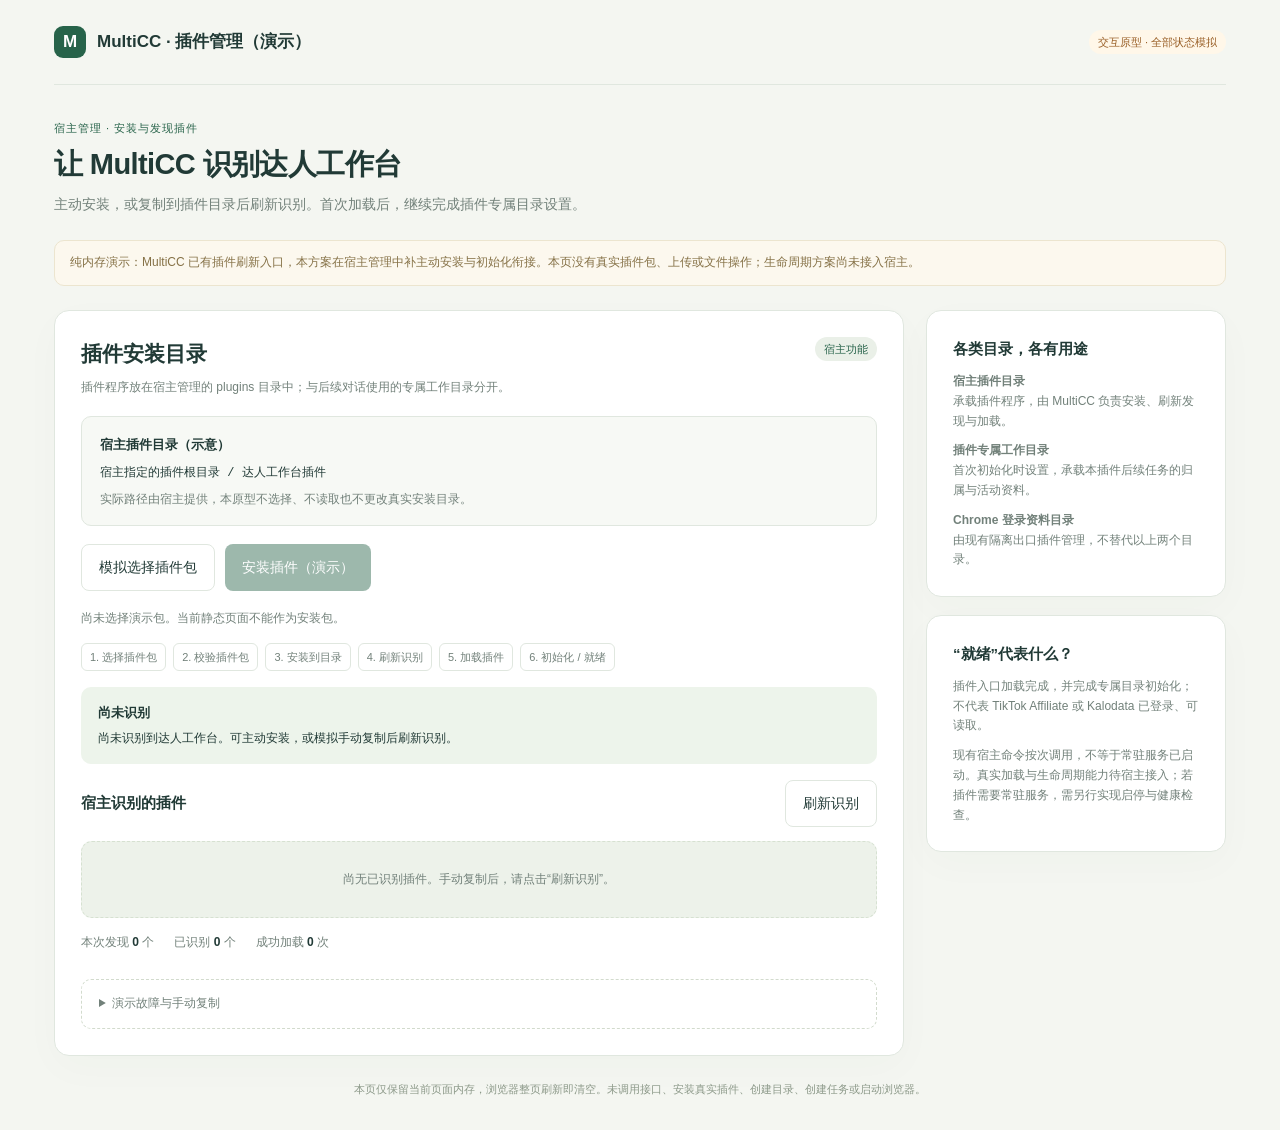
<file: prototype/selection-setup.html>
<!doctype html>
<html lang="zh-CN">
<head>
<meta charset="utf-8"><meta name="viewport" content="width=device-width, initial-scale=1">
<title>MultiCC 插件管理 · 达人工作台演示</title>
<style>
:root{--ink:#213a36;--muted:#72817a;--line:#e0e7df;--bg:#f4f6f1;--green:#27634a;--light:#edf4eb;--orange:#9a6028;--cream:#fff7e9;--red:#aa4141;--shadow:0 12px 40px #29443406}*{box-sizing:border-box}body{margin:0;background:var(--bg);color:var(--ink);font:14px/1.65 -apple-system,BlinkMacSystemFont,"Segoe UI","PingFang SC","Microsoft YaHei",sans-serif}button,input,select,textarea{font:inherit}button{cursor:pointer}button:disabled{cursor:not-allowed;opacity:.45}button,input,select,textarea,summary{outline-offset:4px}button:focus-visible,input:focus-visible,select:focus-visible,textarea:focus-visible,summary:focus-visible{outline:3px solid #a7cdb4}button{border:0}h1,h2,h3,p{margin:0}h1{font-size:29px;line-height:1.35;letter-spacing:-.6px}h2{font-size:21px}h3{font-size:15px}small{font-size:12px}.shell{max-width:1240px;margin:auto;padding:0 34px 32px}.topbar{display:flex;align-items:center;justify-content:space-between;gap:14px;padding:26px 0;border-bottom:1px solid var(--line)}.brand{display:flex;align-items:center;gap:11px;font-weight:650;font-size:17px}.mark{width:32px;height:32px;display:grid;place-items:center;background:var(--green);color:white;border-radius:9px}.muted{color:var(--muted)}.tag{display:inline-flex;align-items:center;gap:5px;font-size:11px;padding:3px 9px;border-radius:12px;background:#eaf0e8;color:var(--green)}.tag.warn{background:var(--cream);color:var(--orange)}.tag.bad{background:#fff0ed;color:var(--red)}.badge{font-size:11px;letter-spacing:1px;color:var(--green);margin-bottom:8px}.intro{margin:34px 0 24px}.intro p{color:var(--muted);margin-top:9px;font-size:14px}.demo-banner{font-size:12px;color:#857146;padding:12px 15px;background:#fcf8ee;border:1px solid #ece5cf;border-radius:10px;margin-bottom:24px}.card{background:white;border:1px solid var(--line);border-radius:15px;padding:26px;box-shadow:var(--shadow);min-width:0}.setup{max-width:820px;margin:0 auto}.setup-head{margin-bottom:26px}.setup-head p{margin-top:8px;color:var(--muted)}.steps{display:flex;gap:12px;align-items:center;color:var(--muted);font-size:12px;margin-bottom:24px}.step-number{display:inline-grid;place-items:center;background:var(--green);color:white;border-radius:50%;width:22px;height:22px;margin-right:5px}.field{display:flex;flex-direction:column;gap:8px;min-width:0}.field label{font-weight:600;font-size:13px}.field small{color:var(--muted)}input,select,textarea{min-width:0;width:100%;border:1px solid #ccd8cb;border-radius:8px;padding:11px 12px;color:var(--ink);background:white}textarea{resize:vertical;line-height:1.8}.path{font-family:ui-monospace,SFMono-Regular,Menlo,monospace;font-size:12px;overflow-wrap:anywhere;word-break:break-word}.field .path{font-size:13px}.error{color:var(--red);font-size:12px;min-height:20px;margin-top:5px}.primary,.secondary,.subtle{border-radius:8px;padding:11px 17px;font-weight:550}.primary{background:var(--green);color:white}.secondary{border:1px solid var(--line);background:white;color:var(--ink)}.subtle{padding:5px 0;background:none;color:var(--green);font-size:12px}.helpbox{padding:16px 18px;border:1px solid var(--line);background:#f7f9f5;border-radius:10px;margin:18px 0}.helpbox p{margin-top:6px;color:var(--muted);font-size:12px}.helpbox strong{font-size:13px}.footer{border-top:1px solid var(--line);padding-top:20px;margin-top:24px;display:flex;justify-content:space-between;align-items:center;gap:15px}.footer small{color:var(--muted);max-width:62%}.actions{display:flex;gap:9px;align-items:center}.workspace-strip{display:flex;justify-content:space-between;align-items:center;gap:18px;background:#edf2e9;border:1px solid #dbe5d5;padding:14px 18px;border-radius:11px;margin-bottom:22px}.workspace-strip>div{min-width:0}.workspace-strip strong{font-size:12px}.workspace-strip .path{margin-top:2px;color:var(--muted)}.workspace-strip button{flex-shrink:0}.layout{display:grid;grid-template-columns:minmax(0,1fr) 320px;gap:22px;align-items:start}.card-top{display:flex;justify-content:space-between;gap:10px;align-items:start;margin-bottom:18px}.card-top p{color:var(--muted);font-size:12px;margin-top:6px}.template-note{display:flex;align-items:start;gap:10px;padding:13px 15px;background:#f7f9f4;border-left:3px solid #9cbd8c;margin-bottom:18px;font-size:12px;color:#60725f}.template-note strong{color:var(--ink)}.prompt-label{display:flex;justify-content:space-between;align-items:center;gap:12px;margin-bottom:8px}.prompt-label label{font-weight:600;font-size:13px}#prompt{min-height:410px;font-size:13px;padding:15px 16px;line-height:1.95;background:#fdfefd}.composer-bottom{display:flex;align-items:center;justify-content:space-between;gap:15px;margin-top:18px}.composer-bottom p{font-size:11px;color:var(--muted);max-width:58%}.composer-bottom button{flex-shrink:0}.restore-box{background:var(--cream);border:1px solid #eddfc1;padding:13px;border-radius:8px;margin-bottom:12px;font-size:12px}.restore-box .actions{margin-top:10px}.restore-box button{font-size:12px;padding:7px 12px}.side-card+.side-card{margin-top:18px}.side-card h3{margin-bottom:13px}.dependency{display:flex;justify-content:space-between;gap:10px;font-size:12px;padding:10px 0;border-bottom:1px solid var(--line)}.dependency:last-of-type{border-bottom:0}.dependency>span:first-child{flex:1;min-width:0}.side-card p{font-size:12px;color:var(--muted);margin-top:12px}.mini-flow{display:grid;gap:13px}.flow-step{display:flex;align-items:start;gap:9px;font-size:12px;color:var(--muted)}.flow-step b{display:grid;place-items:center;flex:0 0 20px;height:20px;border-radius:50%;background:var(--light);color:var(--green);font-size:10px}.flow-step strong{color:var(--ink);font-weight:550}.task-section{margin-top:26px}.section-head{display:flex;justify-content:space-between;align-items:center;margin-bottom:14px;gap:10px}.section-head h2{font-size:18px}.section-head span{font-size:12px;color:var(--muted)}.empty{padding:28px;text-align:center;background:#edf2ea;border:1px dashed #d6e1d1;border-radius:11px;color:var(--muted);font-size:12px}.task-record{background:white;border:1px solid var(--line);border-radius:11px;padding:17px 19px;margin-bottom:12px;min-width:0}.record-top{display:flex;justify-content:space-between;gap:10px;align-items:start}.record-top h3{font-size:14px}.record-top .tag{flex-shrink:0}.record-meta{display:flex;gap:12px;flex-wrap:wrap;font-size:11px;color:var(--muted);margin-top:5px}.record-status{font-size:12px;color:var(--muted);margin-top:9px}.record-actions{display:flex;gap:13px;align-items:center;flex-wrap:wrap;margin-top:10px}.record-actions button{font-size:12px}.record-details{margin-top:8px;font-size:12px;color:var(--muted)}summary{cursor:pointer}.snapshot{white-space:pre-wrap;overflow-wrap:anywhere;background:#f5f8f2;border-radius:8px;padding:12px;margin-top:8px;font:12px/1.8 inherit;color:var(--ink)}.snapshot.path{font-family:ui-monospace,SFMono-Regular,Menlo,monospace}.continue-panel{border-top:1px solid var(--line);margin-top:12px;padding-top:14px}.continue-panel .field{margin-top:10px}.continue-panel .actions{margin-top:10px}.continue-panel textarea{min-height:90px;font-size:12px}.simulation{margin-top:26px;padding:14px 17px;border:1px dashed #d2dbcd;border-radius:10px;color:var(--muted);font-size:12px}.simulation summary{font-weight:550}.simulation-grid{display:grid;grid-template-columns:1fr 1fr;gap:16px;margin-top:16px}.simulation p{margin-top:12px}.grid2{display:grid;grid-template-columns:1fr 1fr;gap:16px}.env-options{margin-top:23px;padding-top:20px;border-top:1px solid var(--line)}.env-options summary{font-size:13px;font-weight:550}.env-options p{font-size:12px;color:var(--muted);margin:10px 0 13px}.footnote{text-align:center;font-size:11px;color:#8c9989;margin-top:24px}.toast{pointer-events:none;position:fixed;bottom:22px;left:50%;transform:translateX(-50%);background:#263f35;color:white;padding:12px 18px;border-radius:9px;max-width:90vw;z-index:10;box-shadow:0 7px 30px #17332320;text-align:center;font-size:13px}.hidden{display:none!important}.progress{height:3px;background:#e6eddf;border-radius:3px;overflow:hidden;margin-top:13px}.progress>span{display:block;height:100%;background:#79a16c;width:45%;animation:slide 1.2s ease-in-out infinite}@keyframes slide{50%{transform:translateX(100%)}}@media(prefers-reduced-motion:reduce){.progress>span{animation:none}}
@media(max-width:1000px){.layout{grid-template-columns:minmax(0,1fr) 270px;gap:17px}.card{padding:22px}.shell{padding:0 24px 28px}.composer-bottom{align-items:stretch;flex-direction:column}.composer-bottom p{max-width:100%}.composer-bottom button{width:100%}}
@media(max-width:760px){.shell{padding:0 16px 24px}.topbar{padding:18px 0}.brand{font-size:15px}.topbar .tag{font-size:10px}.intro{margin:25px 0 20px}h1{font-size:25px}.intro p{font-size:12px}.demo-banner{font-size:11px;margin-bottom:18px}.card{padding:20px 17px;border-radius:12px}.layout{grid-template-columns:1fr}.aside{display:grid;grid-template-columns:1fr;gap:14px}.side-card+.side-card{margin:0}.workspace-strip{padding:12px 14px;align-items:start;gap:10px}.workspace-strip .path{font-size:11px}.workspace-strip button{font-size:11px}.grid2,.simulation-grid{grid-template-columns:1fr}.footer{align-items:stretch;flex-direction:column}.footer small{max-width:100%}.footer .actions{width:100%}.footer button{flex:1}#prompt{min-height:480px;font-size:12px;padding:13px;line-height:1.85}.card-top h2{font-size:19px}.tag{white-space:normal}.record-top{flex-wrap:wrap}.task-record{padding:15px}.record-meta{gap:4px 10px}.record-meta .path{width:100%}.record-top .tag{font-size:10px}.task-section{margin-top:22px}.simulation{margin-top:20px}.toast{font-size:12px}.flow-step{font-size:12px}}
.manager-grid{display:grid;grid-template-columns:minmax(0,1fr) 300px;gap:22px;align-items:start}.install-actions{display:flex;gap:10px;flex-wrap:wrap;margin:18px 0}.install-actions button{max-width:100%}.manager-status{padding:15px 17px;border-radius:10px;background:var(--light);margin:16px 0;font-size:13px}.manager-status.bad{background:#fff0ed;color:var(--red)}.manager-status p{font-size:12px;margin-top:5px}.install-flow{display:flex;flex-wrap:wrap;gap:7px;font-size:11px;color:var(--muted);margin-top:14px}.install-flow span{padding:4px 8px;border:1px solid var(--line);border-radius:6px}.install-flow .done{background:var(--light);color:var(--green)}.host-toolbar{display:flex;gap:12px;align-items:center;flex-wrap:wrap}.plugin-item{margin-top:17px;border:1px solid var(--line);border-radius:11px;padding:18px}.plugin-item .actions{margin-top:16px;flex-wrap:wrap}.plugin-item p{font-size:12px;color:var(--muted);margin-top:9px}.manager-metrics{display:flex;gap:20px;flex-wrap:wrap;font-size:12px;color:var(--muted);margin-top:15px}.manager-metrics strong{color:var(--ink)}.host-return{display:block;margin-bottom:16px}.host-policy p{font-size:12px;color:var(--muted);margin-top:10px}.host-path{font-size:12px;overflow-wrap:anywhere;margin-top:8px}.topbar{flex-wrap:wrap}@media(max-width:760px){.manager-grid{grid-template-columns:1fr}.host-toolbar{gap:8px}.host-toolbar .subtle{font-size:11px}.install-actions button{flex:1 1 125px}.manager-metrics{gap:8px 16px}.brand{flex-wrap:wrap}.plugin-item{padding:15px}.section-head{flex-wrap:wrap}}
</style>
</head>
<body>
<div class="shell">
<header class="topbar"><div class="brand"><span class="mark" id="brandMark">M</span><span id="brandText">MultiCC · 插件管理（演示）</span></div><div class="host-toolbar"><button class="subtle hidden" id="backToPlugins" onclick="openPluginManager()">返回插件管理 →</button><span class="tag warn">交互原型 · 全部状态模拟</span></div></header>
<div id="app"></div>
<p class="footnote">本页仅保留当前页面内存，浏览器整页刷新即清空。未调用接口、安装真实插件、创建目录、创建任务或启动浏览器。</p>
</div><div id="toast" class="toast hidden" role="status" aria-live="polite"></div>
<script>
'use strict';
const TEMPLATE = `请沿用我们已有的“扣广回本率”方法，为本次活动筛选并排序达人。

【本次需求】
商品 / 活动：请在这里补充。
期望候选数量、合作报价与其他要求：请在这里补充。

【沿用现行计算口径】
默认观察近 30 天内新发布的带货视频；执行时保存明确起止日期，同时检查起止边界，分子与分母使用同一窗口。逐条计算，保留零成交视频。
扣广后单条结余 = 视频成交额 ×（佣金前贡献率－佣金率）－该视频广告消耗－单条固定合作费－分摊寄样费。
扣广回本率 = 结余严格大于 0 的视频数 ÷ 同期新视频总数。分母包含负结余与零成交视频。
它表示历史样本中的回本命中率，不是广告 ROAS、利润率或下次合作必定回本的概率。没有同期新视频时记为不可计算。

【先确认参数，再计算】
从专属目录读取现行方法和本次活动资料，核实佣金前贡献率、佣金率、合作报价、寄样费分摊、广告费归因、统计期及币种。金额应统一币种；需要换算时记录汇率与来源。缺失时在本任务列出待补项，不把未知值当成 0。沿用方法版本，不使用“均值 × 50%”代替逐条计算。
若自然与广告佣金率不同，分别核算对应成交额与佣金；不得重复计入成交。只有总广告费而缺少逐视频归因时，先报告口径缺口，不自行分摊。入选阈值由本次活动确认，并用未舍入的精确比值判断，保留命中数与总数，不因显示为 0% 漏掉低比例命中；不把某次历史谈判的阈值自动当作通用规则。

【核验并回写】
使用工作台绑定的隔离 Chrome 环境，通过 TikTok Affiliate 和 Kalodata 核验；保留来源、窗口、币种和采集时间，不把两平台 GMV 直接相加。环境未连接时先做不依赖平台的资料核查，再在同一任务提示待连接事项。
将候选达人、回本命中数 / 同期新视频总数、扣广回本率（至少保留两位小数的百分比）、平均结余、成本假设、入选理由、证据和缺失项结构化写回工作台。非零命中不等于平均盈利。区分历史样本推算与本店实测，数据不足时不生成虚假排序。只做选人，不发送邀约、私信或邮件；后续补充继续原任务与原专属目录。`;
const host={view:'manager',selected:null,disk:null,recognized:false,loaded:false,busy:false,phase:'idle',error:'',nextFault:'none',loadCount:0,refreshCount:0,foundCount:0,message:'尚未识别到达人工作台。可主动安装，或模拟手动复制后刷新识别。'};
const state={initialized:false,settings:false,binding:null,bindings:[],draftPath:'',draftEnvs:{tt:'',k:''},envs:{tt:'',k:''},prompt:TEMPLATE,promptRevision:0,restorePending:false,records:[],busy:null,activeContinue:null,continuationDraft:'',continuationBusy:false,nextFailure:'none',dependency:'missing',bindingSeq:0,operationSeq:0,taskSeq:0};
const $=id=>document.getElementById(id);
const esc=s=>String(s).replace(/[&<>"']/g,c=>({'&':'&amp;','<':'&lt;','>':'&gt;','"':'&quot;',"'":'&#39;'}[c]));
const wait=ms=>new Promise(resolve=>setTimeout(resolve,ms));
function notice(message){$('toast').textContent=message;$('toast').classList.remove('hidden');clearTimeout(notice.timer);notice.timer=setTimeout(()=>$('toast').classList.add('hidden'),4500);}
function normalizePath(path){return path.trim().replace(/\/+$/,'');}
function pathError(value){const p=normalizePath(value);if(!p)return '请设置一个持久的专属工作目录。';if(!p.startsWith('/'))return '请使用绝对路径，例如 /Users/示例/达人运营工作区。';if(p==='/'||/^\/Users\/?$/.test(p))return '请选择专门用于达人运营的子目录。';if(/[\x00-\x1f]/.test(p)||p.split('/').some(x=>x==='.'||x==='..'))return '路径中不能包含控制字符、. 或 ..。';if(p.includes('.multicc-worktrees')||/^\/(?:private\/)?tmp(?:\/|$)/.test(p)||/^\/(?:private\/)?var\/(?:folders|tmp)(?:\/|$)/.test(p))return '请使用持久目录；任务工作树和系统临时目录会被回收。';return '';}
function updatePath(value){state.draftPath=value;const error=pathError(value);$('pathError').textContent=error;$('saveWorkspace').disabled=!!error;}
function fillExample(){state.draftPath='/Users/示例/达人运营工作区';$('workspacePath').value=state.draftPath;updatePath(state.draftPath);}
function saveWorkspace(){const error=pathError(state.draftPath);if(error){notice(error);return;}const path=normalizePath(state.draftPath);let binding=state.bindings.find(b=>b.path===path);if(!binding){binding=Object.freeze({id:'演示目录-'+(++state.bindingSeq),path});state.bindings.push(binding);}state.binding=binding;state.envs={...state.draftEnvs};state.initialized=true;state.settings=false;host.phase='ready';host.message='达人工作台已就绪（演示）；专属目录已模拟绑定，平台连接仍待独立核验。';render();notice('已保存本页的模拟目录绑定；没有检查真实可写性，也没有创建或登记目录。');}
function openSettings(){state.settings=true;state.draftPath=state.binding.path;state.draftEnvs={...state.envs};render();}
function options(value){return [{id:'',name:'稍后配置'},{id:'us',name:'美国选人身份（虚构示例）'},{id:'research',name:'数据研究身份（虚构示例）'}].map(e=>`<option value="${e.id}" ${value===e.id?'selected':''}>${e.name}</option>`).join('');}
function renderSetup(){const editing=state.initialized;return `<div class="intro"><div class="badge">${editing?'工作台设置':'首次使用 · 先安置后续工作'}</div><h1>${editing?'插件专属工作目录':'为达人运营留一个专属目录'}</h1><p>以后从工作台发起的任务，都归属这里。每次沟通可以沿着原任务继续。</p></div><div class="demo-banner">界面演示：本页只模拟路径规则与目录绑定，不读取真实文件，也不验证目录存在或可写。</div><main class="card setup"><div class="setup-head"><h2>${editing?'修改后仅影响新任务':'设置一次，后续直接发任务'}</h2><p>${editing?'历史任务保留当时的目录与提示词；继续对话仍使用原任务。':'先设置持久工作目录；Chrome 环境可以稍后再绑定。'}</p></div><div class="field"><label for="workspacePath">专属工作目录 <span class="muted">· 必填</span></label><input id="workspacePath" class="path" type="text" autocomplete="off" spellcheck="false" placeholder="/Users/示例/达人运营工作区" value="${esc(state.draftPath)}" oninput="updatePath(this.value)" aria-describedby="workspaceHint pathError"><small id="workspaceHint">选择一个长期保留的项目目录，不使用任务工作树、临时目录或 Chrome 登录目录。</small></div><p class="error" id="pathError" aria-live="polite">${esc(pathError(state.draftPath))}</p><button class="subtle" id="examplePath" onclick="fillExample()">填入虚构示例路径</button><div class="helpbox"><strong>这个目录承载什么？</strong><p>本插件发起的新任务归属此目录，方法和活动资料可以在此积累。对话原文仍由 MultiCC 管理，不代表聊天文件已经迁入目录。</p><p>它与 Chrome 的登录资料目录用途不同；Chrome 身份、登录状态与出口仍由已有的隔离出口插件管理。</p><p>正式初始化需通过宿主校验与登记，可能创建目录并初始化 Git。本原型只保存模拟绑定编号，不执行这些动作。</p></div><details class="env-options"><summary>可选：绑定现有 Chrome 隔离身份</summary><p>复用“Chrome 隔离出口启动器”，这里不重复创建环境或配置代理。以下身份均为虚构；自动化桥接尚未接入。</p><div class="grid2"><div class="field"><label for="env-tt">TikTok Affiliate 使用的身份</label><select id="env-tt" onchange="state.draftEnvs.tt=this.value">${options(state.draftEnvs.tt)}</select></div><div class="field"><label for="env-k">Kalodata 使用的身份</label><select id="env-k" onchange="state.draftEnvs.k=this.value">${options(state.draftEnvs.k)}</select></div></div></details><div class="footer"><small>仅做路径格式检查，填写通过不等于真实可用。</small><div class="actions">${editing?'<button class="secondary" onclick="state.settings=false;render()">取消</button>':''}<button id="saveWorkspace" class="primary" ${pathError(state.draftPath)?'disabled':''} onclick="saveWorkspace()">${editing?'保存新任务的目录（演示）':'保存并进入工作台（演示）'}</button></div></div></main>`;}
function updatePrompt(value){state.prompt=value;state.promptRevision++;state.restorePending=false;const button=$('sendTask');if(button)button.disabled=!!state.busy||!value.trim()||value.length>32000;if($('promptCount'))$('promptCount').textContent=value.length+' / 32000 字';if($('restoreConfirm'))$('restoreConfirm').remove();}
function requestRestore(){if(state.prompt===TEMPLATE){notice('当前已是示例提示词。');return;}state.restorePending=true;render();}
function restoreTemplate(){state.prompt=TEMPLATE;state.promptRevision++;state.restorePending=false;render();notice('已恢复示例提示词；历史任务快照保持不变。');}
function currentKey(){return state.binding.id+':'+state.promptRevision;}
function titleFor(prompt){const match=prompt.match(/(?:商品\s*\/\s*活动|商品|活动)[：:]\s*([^\n]+)/);const context=match&&!/请在这里/.test(match[1])?match[1].trim().slice(0,30):'';return context?'按回本率选达人 · '+context:'按回本率选达人';}
async function sendTask(){if(state.busy||!state.initialized||!state.prompt.trim()||state.prompt.length>32000)return;const existing=state.records.find(r=>r.key===currentKey());if(existing){if(['create_failed','delivery_failed'].includes(existing.status))return retryTask(existing.id);notice('这版提示词已有演示任务。修改提示词可发起新任务，或在原任务继续对话。');return;}const id='操作-'+(++state.operationSeq);const record={id,key:currentKey(),prompt:state.prompt,binding:{...state.binding},envs:{...state.envs},title:titleFor(state.prompt),createdAt:new Date().toLocaleTimeString('zh-CN',{hour:'2-digit',minute:'2-digit'}),createKey:id+':创建',messageKey:id+':首条消息',taskId:null,status:'creating',messages:[],attempts:{create:0,message:0},dependency:state.dependency};state.records.unshift(record);state.busy=id;render();await progressOperation(record);}
async function progressOperation(record){try{if(!record.taskId){record.status='creating';record.attempts.create++;render();await wait(320);if(state.nextFailure==='create'){state.nextFailure='none';record.status='create_failed';return;}record.taskId='演示任务-'+(++state.taskSeq);record.sessionId='演示会话-'+state.taskSeq;record.shellId='演示对话-'+state.taskSeq;}record.status='sending';record.attempts.message++;render();await wait(320);if(state.nextFailure==='message'){state.nextFailure='none';record.status='delivery_failed';return;}record.status='sent';record.receiptId=record.id+':演示回执';if(!record.messages.length)record.messages.push({text:record.prompt,clientMsgId:record.messageKey,taskId:record.taskId,dirId:record.binding.id});}finally{state.busy=null;render();}}
async function retryTask(id){if(state.busy)return;const r=state.records.find(r=>r.id===id);if(!r||!['create_failed','delivery_failed'].includes(r.status))return;state.busy=r.id;await progressOperation(r);}
function beginContinue(id){const r=state.records.find(r=>r.id===id);if(!r||r.status!=='sent'||state.continuationBusy)return;state.activeContinue=id;state.continuationDraft='';render();$('continuation').focus();}
async function sendContinuation(id){if(state.continuationBusy||!state.continuationDraft.trim()||state.continuationDraft.length>32000)return;const r=state.records.find(r=>r.id===id);if(!r||r.status!=='sent')return;const text=state.continuationDraft;const clientMsgId=r.id+':补充-'+r.messages.length;state.continuationBusy=true;render();await wait(300);r.messages.push({text,clientMsgId,taskId:r.taskId,dirId:r.binding.id});state.continuationBusy=false;state.activeContinue=null;state.continuationDraft='';render();notice('已模拟向原任务补充消息，仍归属原目录；没有真实投递。');}
function updateContinuation(value){state.continuationDraft=value;const button=$('sendContinuation');if(button)button.disabled=state.continuationBusy||!value.trim()||value.length>32000;}
const statusText={creating:'正在创建（模拟）',sending:'任务已创建 · 投递中',create_failed:'创建失败（模拟）',delivery_failed:'首条消息投递失败',sent:'已入队（模拟）'};
function statusDescription(r){if(r.status==='creating')return '第一步：使用本次目录与固定操作编号创建任务。';if(r.status==='sending')return '第二步：向刚创建的任务投递提示词，尚未确认送达。';if(r.status==='create_failed')return '未确认任务创建成功。重试沿用本次操作编号与原提示词。';if(r.status==='delivery_failed')return '任务已创建，提示词尚未确认送达。重试只向这个任务投递原文。';return r.dependency==='missing'?'演示回执已接收。执行阶段待连接平台 / 补充数据；尚无达人结果。':'演示回执已接收。等待执行与数据核验；尚无达人结果。';}
function renderRecord(r){return `<article class="task-record" data-operation="${r.id}"><div class="record-top"><h3>${esc(r.title)}</h3><span class="tag ${r.status.endsWith('failed')?'bad':r.status==='sent'?'':'warn'}">${statusText[r.status]}</span></div><div class="record-meta"><span>${r.createdAt}</span><span>${r.taskId||'任务编号待创建'}</span><span class="path">${esc(r.binding.path)}</span></div><p class="record-status">${statusDescription(r)}</p>${['creating','sending'].includes(r.status)?'<div class="progress"><span></span></div>':''}<div class="record-actions">${r.status.endsWith('failed')?`<button class="subtle retry" ${state.busy?'disabled':''} onclick="retryTask('${r.id}')">${r.taskId?'重试投递原提示词':'重试本次创建'}（演示）</button>`:''}${r.status==='sent'?`<button class="subtle continue" ${state.continuationBusy?'disabled':''} onclick="beginContinue('${r.id}')">继续原任务对话（演示） →</button><span class="muted" style="font-size:11px">${r.messages.length} 条模拟消息</span>`:''}</div><details class="record-details"><summary>查看本次提示词与目录快照</summary><div class="snapshot path">专属目录：${esc(r.binding.path)}<br>目录绑定：${esc(r.binding.id)}<br>任务编号：${esc(r.taskId||'待创建')}<br>Chrome 身份：${esc(r.envs.tt||'未绑定')} / ${esc(r.envs.k||'未绑定')}</div><div class="snapshot">${esc(r.prompt)}</div>${r.messages.slice(1).map(m=>`<div class="snapshot">后续补充：${esc(m.text)}</div>`).join('')}</details>${state.activeContinue===r.id?`<div class="continue-panel"><strong style="font-size:12px">继续 ${esc(r.taskId)} 的对话</strong><p class="muted path" style="font-size:11px">仍使用 ${esc(r.binding.path)}</p><div class="field"><label for="continuation">补充说明</label><textarea id="continuation" maxlength="32000" oninput="updateContinuation(this.value)" ${state.continuationBusy?'disabled':''}>${esc(state.continuationDraft)}</textarea></div><div class="actions"><button class="primary" id="sendContinuation" ${state.continuationBusy||!state.continuationDraft.trim()?'disabled':''} onclick="sendContinuation('${r.id}')">${state.continuationBusy?'模拟投递中…':'补充到原任务（演示）'}</button><button class="secondary" ${state.continuationBusy?'disabled':''} onclick="state.activeContinue=null;render()">取消</button></div></div>`:''}</article>`;}
function renderMain(){return `<div class="intro"><div class="badge">选人 · 沿用已有合作回本方法</div><h1>把选人需求交给一个任务</h1><p>套用下面的回本率提示词，补上本次需求，再发送到 MultiCC。后续沟通留在同一个任务。</p></div><div class="demo-banner">演示模式：发送、重试、任务记录和依赖状态均为模拟。没有连接 MultiCC、隔离出口插件或真实平台；自动化桥接尚未接入。</div><div class="workspace-strip"><div><strong>新任务的专属目录 <span class="tag">本页模拟绑定</span></strong><div class="path">${esc(state.binding.path)}</div></div><button id="workspaceSettings" class="subtle" ${state.busy||state.continuationBusy?'disabled':''} onclick="openSettings()">修改设置 →</button></div><div class="layout"><main class="card"><div class="card-top"><div><h2>按合作回本率选达人</h2><p>提示词可直接修改，不需要重新填写一套筛选表。</p></div><span class="tag">提示词示例</span></div><div class="template-note"><span>↳</span><div><strong>沿用已有方法，保留本次需求</strong><br>结果应带回计算依据与缺失项。没有足够数据时，先在任务中补齐。</div></div><div class="prompt-label"><label for="prompt">本次任务提示词</label><button id="restoreTemplate" class="subtle" onclick="requestRestore()">恢复示例</button></div>${state.restorePending?'<div class="restore-box" id="restoreConfirm" role="alert">当前修改还在编辑框中。恢复示例会替换这些内容，历史任务不受影响。<div class="actions"><button id="confirmRestore" class="secondary" onclick="restoreTemplate()">确认替换为示例</button><button id="cancelRestore" class="subtle" onclick="state.restorePending=false;render()">保留当前内容</button></div></div>':''}<textarea id="prompt" maxlength="32000" oninput="updatePrompt(this.value)" spellcheck="false">${esc(state.prompt)}</textarea><div style="text-align:right;font-size:11px;color:var(--muted)" id="promptCount">${state.prompt.length} / 32000 字</div><div class="composer-bottom"><p>发送后自动建立任务并投递提示词。缺少连接或资料时，可在该任务中继续补充。</p><button class="primary" id="sendTask" ${state.busy||!state.prompt.trim()||state.prompt.length>32000?'disabled':''} onclick="sendTask()">${state.busy?'正在模拟投递…':'发送到 MultiCC（演示）'} <span aria-hidden="true">↗</span></button></div></main><aside class="aside"><section class="card side-card"><h3>准备情况</h3><div class="dependency"><span>专属工作目录</span><span class="tag">模拟绑定</span></div><div class="dependency"><span>隔离 Chrome 身份</span><span class="tag warn">${state.envs.tt||state.envs.k?'已选示例身份':'稍后配置'}</span></div><div class="dependency"><span>自动化桥接</span><span class="tag warn">尚未接入</span></div><div class="dependency"><span>TikTok Affiliate / Kalodata</span><span class="tag warn">待连接核验</span></div><p>这些缺项不阻止发起任务。执行到平台读取时，再引导连接、登录或补充资料。出口正常不等于数据可读。</p><button class="subtle" ${state.busy?'disabled':''} onclick="openSettings()" style="margin-top:8px">设置目录与 Chrome 身份 →</button></section><section class="card side-card"><h3>发送之后</h3><div class="mini-flow"><div class="flow-step"><b>1</b><div><strong>创建任务</strong><br>归属本次专属目录。</div></div><div class="flow-step"><b>2</b><div><strong>投递提示词</strong><br>失败时重试原任务，不重复创建。</div></div><div class="flow-step"><b>3</b><div><strong>在原任务继续</strong><br>补充信息、查看进度和接收结构化结果。</div></div></div></section></aside></div><section class="task-section"><div class="section-head"><h2>选人任务</h2><span>${state.records.length} 条模拟记录</span></div><div id="taskRecords">${state.records.length?state.records.map(renderRecord).join(''):'<div class="empty">发起第一个任务后，这里保留提示词、专属目录与后续对话入口。</div>'}</div></section><details class="simulation" id="simulation"><summary>演示控制与说明</summary><div class="simulation-grid"><div class="field"><label for="nextFailure">下一次模拟故障</label><select id="nextFailure" onchange="state.nextFailure=this.value"><option value="none" ${state.nextFailure==='none'?'selected':''}>不模拟故障</option><option value="create" ${state.nextFailure==='create'?'selected':''}>任务创建失败一次</option><option value="message" ${state.nextFailure==='message'?'selected':''}>创建成功，首条投递失败一次</option></select></div><div class="field"><label for="dependency">新任务的模拟执行前提</label><select id="dependency" onchange="state.dependency=this.value"><option value="missing" ${state.dependency==='missing'?'selected':''}>缺少连接或必要资料</option><option value="ready" ${state.dependency==='ready'?'selected':''}>假设已具备读取前提</option></select></div></div><p>本页仅演示界面与状态转换；即使选择“具备读取前提”，也不会接通真实平台或生成回本率结果。刷新页面会清空全部配置和记录。</p><p>正式接入将分两步调用宿主：先创建任务，再向该任务发送第一条消息；任务、消息与目录绑定需要持久保存。本页不执行网络请求。</p></details>`;}
const hostPhases=['选择插件包','校验插件包','安装到目录','刷新识别','加载插件','初始化 / 就绪'];
const faultText={incomplete:'插件包不完整：缺少必需入口，尚未完成安装或加载。',incompatible:'平台不兼容：此演示包不适用于当前宿主，尚未完成安装或加载。',load:'加载失败：插件已被识别，入口加载失败；尚未运行。'};
function openPluginManager(){host.view='manager';render();}
function enterWorkbench(){if(!host.loaded||host.busy)return;host.view='workbench';state.settings=false;render();}
function selectDemoPackage(){if(host.busy||host.loaded)return;host.selected={name:'达人工作台 · 演示插件包',fault:host.nextFault};host.error='';host.phase='selected';host.message='已选择虚构插件包，等待校验与安装。本页 HTML 不是可安装插件包。';render();}
function copyDemoPackage(){if(host.busy||host.loaded)return;host.disk={name:'达人工作台 · 演示插件包',fault:host.nextFault};host.error='';host.phase='copied';host.message='已模拟复制到插件目录。宿主列表仍未识别；点击“刷新识别”后才校验并加载。';render();}
function failHost(fault){host.error=faultText[fault];host.phase='failed';host.message='请修复演示包后重试；不会把失败状态显示为已就绪。';}
async function loadDemoPlugin(){host.phase='loading';host.message='正在加载插件入口（演示）…';render();await wait(220);if(host.disk.fault==='load'){failHost('load');return false;}host.loaded=true;host.loadCount++;host.phase=state.initialized?'ready':'needs_setup';host.message=state.initialized?'达人工作台已就绪（演示）。':'插件已加载（演示），需要设置专属目录后才可发起任务。';return true;}
async function installDemoPlugin(){if(host.busy||host.loaded||!host.selected)return;host.busy=true;host.error='';try{host.phase='validating';host.message='正在校验插件包的完整性与平台兼容性（演示）…';render();await wait(220);if(['incomplete','incompatible'].includes(host.selected.fault)){failHost(host.selected.fault);return;}host.phase='installing';host.message='正在模拟安装到宿主插件目录…';render();await wait(220);host.disk={...host.selected};host.phase='discovering';host.message='安装完成，宿主正在重新识别插件（演示）…';render();await wait(220);host.recognized=true;host.foundCount=1;if(await loadDemoPlugin())host.view='workbench';}finally{host.busy=false;render();}}
async function refreshPlugins(){if(host.busy)return;host.busy=true;host.error='';host.refreshCount++;try{host.phase='discovering';host.message='正在扫描宿主插件目录（演示）…';render();await wait(220);if(!host.disk){host.foundCount=0;host.phase='idle';host.message='本次发现 0 个插件。可先安装演示包，或模拟手动复制。';return;}host.foundCount=1;if(['incomplete','incompatible'].includes(host.disk.fault)){host.recognized=false;failHost(host.disk.fault);return;}host.recognized=true;if(host.loaded){host.phase=state.initialized?'ready':'needs_setup';host.message='刷新完成：发现 1 个插件，已加载的插件保持原状态；未重复加载，目录与任务保留。';return;}if(await loadDemoPlugin())host.view='workbench';}finally{host.busy=false;render();}}
function repairAndRetry(){if(host.busy)return;host.nextFault='none';host.error='';if(host.disk){host.disk.fault='none';refreshPlugins();}else if(host.selected){host.selected.fault='none';installDemoPlugin();}}
function hostStatus(){if(host.error)return '需要修复';if(host.busy)return '处理中';if(host.loaded)return state.initialized?'就绪（演示）':'待初始化（演示）';if(host.recognized)return '已识别 · 待加载';return '尚未识别';}
function renderManager(){const progress={selected:0,validating:1,installing:2,discovering:3,loading:4,needs_setup:5,ready:5}[host.phase]??-1;return `<div class="intro"><div class="badge">宿主管理 · 安装与发现插件</div><h1>让 MultiCC 识别达人工作台</h1><p>主动安装，或复制到插件目录后刷新识别。首次加载后，继续完成插件专属目录设置。</p></div><div class="demo-banner">纯内存演示：MultiCC 已有插件刷新入口，本方案在宿主管理中补主动安装与初始化衔接。本页没有真实插件包、上传或文件操作；生命周期方案尚未接入宿主。</div><div class="manager-grid"><main class="card"><div class="card-top"><div><h2>插件安装目录</h2><p>插件程序放在宿主管理的 plugins 目录中；与后续对话使用的专属工作目录分开。</p></div><span class="tag">宿主功能</span></div><div class="helpbox"><strong>宿主插件目录（示意）</strong><div class="path host-path">宿主指定的插件根目录 / 达人工作台插件</div><p>实际路径由宿主提供，本原型不选择、不读取也不更改真实安装目录。</p></div><div class="install-actions"><button id="selectDemoPackage" class="secondary" ${host.busy||host.loaded?'disabled':''} onclick="selectDemoPackage()">模拟选择插件包</button><button id="installPlugin" class="primary" ${host.busy||host.loaded||!host.selected?'disabled':''} onclick="installDemoPlugin()">安装插件（演示）</button></div><p class="muted" style="font-size:12px">${host.selected?'已选择：'+esc(host.selected.name):'尚未选择演示包。当前静态页面不能作为安装包。'}</p><div class="install-flow">${hostPhases.map((label,i)=>`<span class="${progress>=i?'done':''}">${i+1}. ${label}</span>`).join('')}</div><div class="manager-status ${host.error?'bad':''}" role="status" aria-live="polite"><strong>${hostStatus()}</strong><p id="hostMessage">${esc(host.error||host.message)}</p>${host.error?`<p>${esc(host.message)}</p><button id="repairRetry" class="subtle" onclick="repairAndRetry()">模拟修复并重试 →</button>`:''}${host.busy?'<div class="progress"><span></span></div>':''}</div><div class="section-head"><h3>宿主识别的插件</h3><button id="refreshPlugins" class="secondary" ${host.busy?'disabled':''} onclick="refreshPlugins()">刷新识别</button></div>${host.recognized?`<article class="plugin-item" id="recognizedPlugin"><div class="record-top"><h3>达人工作台</h3><span class="tag ${host.error?'bad':!state.initialized?'warn':''}">${hostStatus()}</span></div><p>${host.loaded?(state.initialized?'专属目录已模拟绑定。后续任务归属该目录，平台数据连接仍待核验。':'入口已加载，需要先设置一个持久专属目录。'):'已识别插件包，等待入口加载成功。'}</p>${state.binding?`<div class="path host-path">${esc(state.binding.path)}</div>`:''}<div class="actions"><button id="enterWorkbench" class="primary" ${!host.loaded||host.busy?'disabled':''} onclick="enterWorkbench()">${state.initialized?'进入工作台':'继续初始化'}（演示） →</button></div></article>`:'<div class="empty" id="noRecognizedPlugin">尚无已识别插件。手动复制后，请点击“刷新识别”。</div>'}<div class="manager-metrics"><span>本次发现 <strong id="foundCount">${host.foundCount}</strong> 个</span><span>已识别 <strong>${host.recognized?1:0}</strong> 个</span><span>成功加载 <strong id="loadCount">${host.loadCount}</strong> 次</span></div><details class="simulation"><summary>演示故障与手动复制</summary><div class="field" style="margin-top:14px"><label for="packageFault">下次模拟包的状态</label><select id="packageFault" ${host.busy||host.loaded?'disabled':''} onchange="host.nextFault=this.value"><option value="none" ${host.nextFault==='none'?'selected':''}>包完整、平台兼容</option><option value="incomplete" ${host.nextFault==='incomplete'?'selected':''}>插件包不完整</option><option value="incompatible" ${host.nextFault==='incompatible'?'selected':''}>平台不兼容</option><option value="load" ${host.nextFault==='load'?'selected':''}>入口加载失败（启动失败）</option></select></div><div class="install-actions"><button id="manualCopyPlugin" class="secondary" ${host.busy||host.loaded?'disabled':''} onclick="copyDemoPackage()">模拟手动复制到 plugins</button></div><p id="diskState">模拟磁盘：${host.disk?'已有演示包':'尚无演示包'}。复制动作不会自动更新上方识别列表。</p><p>故障只影响演示包。修复后可重试；刷新已就绪插件不会重复加载，也不会清空专属目录或任务。</p></details></main><aside><section class="card host-policy"><h3>各类目录，各有用途</h3><p><strong>宿主插件目录</strong><br>承载插件程序，由 MultiCC 负责安装、刷新发现与加载。</p><p><strong>插件专属工作目录</strong><br>首次初始化时设置，承载本插件后续任务的归属与活动资料。</p><p><strong>Chrome 登录资料目录</strong><br>由现有隔离出口插件管理，不替代以上两个目录。</p></section><section class="card host-policy" style="margin-top:18px"><h3>“就绪”代表什么？</h3><p>插件入口加载完成，并完成专属目录初始化；不代表 TikTok Affiliate 或 Kalodata 已登录、可读取。</p><p>现有宿主命令按次调用，不等于常驻服务已启动。真实加载与生命周期能力待宿主接入；若插件需要常驻服务，需另行实现启停与健康检查。</p></section></aside></div>`;}
function render(){const promptFocused=document.activeElement&&document.activeElement.id==='prompt';const selection=promptFocused?[document.activeElement.selectionStart,document.activeElement.selectionEnd]:null;const manager=host.view==='manager';$('brandText').textContent=manager?'MultiCC · 插件管理（演示）':'达人工作台';$('brandMark').textContent=manager?'M':'达';$('backToPlugins').classList.toggle('hidden',manager);$('app').innerHTML=manager?renderManager():(!state.initialized||state.settings?renderSetup():renderMain());if(promptFocused&&$('prompt')){$('prompt').focus();$('prompt').setSelectionRange(...selection);}}
render();
</script>
</body>
</html>
</file>
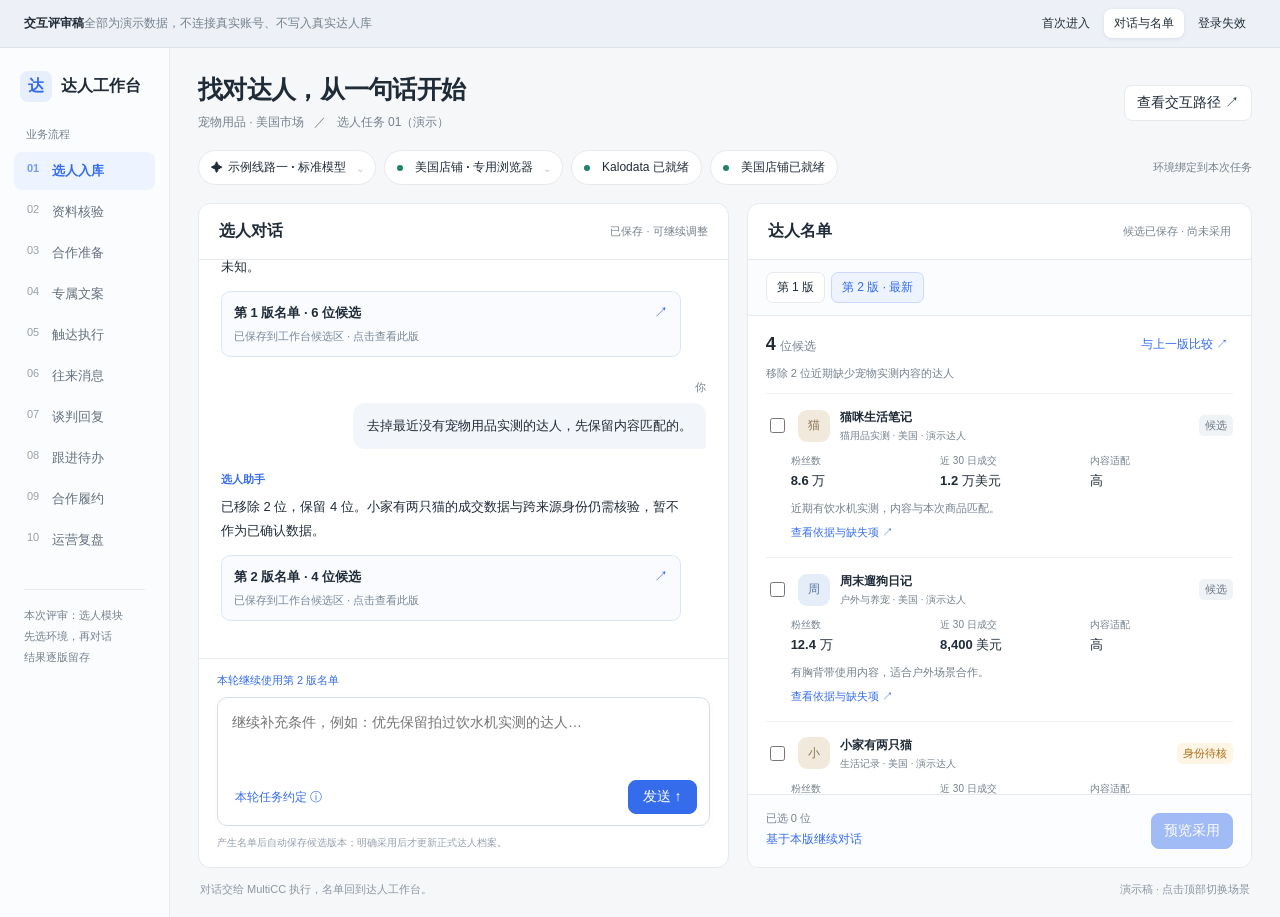
<file: prototypes/selection-workspace.html>
<!doctype html>
<html lang="zh-CN">
<head>
<meta charset="utf-8"><meta name="viewport" content="width=device-width,initial-scale=1">
<title>选人工作区 · 交互评审</title>
<style>
:root{--bg:#f6f7f9;--paper:#fff;--ink:#202b38;--muted:#75818d;--line:#e6e9ee;--blue:#356cec;--soft:#edf3ff;--green:#21826c;--amber:#a66c16;--shadow:0 18px 70px #26334a22;font-family:-apple-system,BlinkMacSystemFont,"PingFang SC","Microsoft YaHei",sans-serif;color:var(--ink);font-size:14px}*{box-sizing:border-box}body{margin:0;background:var(--bg)}button,input,select,textarea{font:inherit}button{cursor:pointer;background:#fff;border:1px solid var(--line);border-radius:8px;padding:8px 12px;color:inherit;transition:.15s}button:hover{background:#f3f6fc;border-color:#c6d2e5}button:focus-visible,input:focus-visible,textarea:focus-visible,select:focus-visible{outline:3px solid #a2bbfb;outline-offset:2px}button:disabled{opacity:.45;cursor:not-allowed}button.primary{background:var(--blue);border-color:var(--blue);color:white}.text-button{border:0;background:transparent;color:var(--blue);padding:5px}.muted{color:var(--muted)}.tiny{font-size:12px}.tag{display:inline-flex;border-radius:5px;padding:3px 6px;background:#f0f3f6;color:#687481;font-size:11px;white-space:nowrap}.tag.green{background:#eaf7f2;color:var(--green)}.tag.amber{background:#fff5e4;color:var(--amber)}.dot{display:inline-block;width:6px;height:6px;background:var(--green);border-radius:50%;margin-right:7px}.dot.amber{background:#cb8b27}.review-bar{display:flex;justify-content:space-between;gap:12px;align-items:center;padding:9px 24px;background:#edf1f7;border-bottom:1px solid #dce3ec;font-size:12px}.review-bar b{font-weight:600}.scenarios{display:flex;gap:4px;flex-wrap:wrap}.scenarios button{font-size:12px;border-color:transparent;background:transparent;padding:5px 9px}.scenarios button.active{background:#fff;box-shadow:0 1px 4px #25365918}.layout{display:grid;grid-template-columns:170px minmax(0,1fr);min-height:calc(100vh - 51px)}aside{border-right:1px solid var(--line);background:#fbfcfe;padding:23px 14px}.brand{font-size:16px;font-weight:650;display:flex;align-items:center;gap:9px;margin:0 6px 25px}.brand-mark{background:#e7eefc;color:var(--blue);border-radius:8px;padding:5px 8px}.nav-label{font-size:11px;color:var(--muted);margin:22px 12px 10px}.nav-item{display:flex;gap:12px;padding:10px 13px;border-radius:8px;margin:3px 0;color:#64707d;font-size:13px}.nav-item.active{background:var(--soft);color:var(--blue);font-weight:600}.nav-item span:first-child{font-size:11px;opacity:.65;width:13px}.side-bottom{margin:30px 10px 0;border-top:1px solid var(--line);padding-top:15px;font-size:11px;color:var(--muted);line-height:1.9}main{padding:25px 28px 20px;min-width:0}.page-head{display:flex;justify-content:space-between;align-items:center;gap:14px;margin-bottom:18px}h1{font-size:25px;letter-spacing:-.7px;margin:0 0 6px;font-weight:650}h2{font-size:16px;margin:0}h3{font-size:14px;margin:0}p{line-height:1.7}.page-head p{margin:0;color:var(--muted);font-size:12px}.pills{display:flex;gap:8px;flex-wrap:wrap;align-items:center;margin-bottom:18px}.pill{border-radius:30px;background:#fff;padding:8px 12px;font-size:12px;display:flex;gap:5px;align-items:center}.pill strong{font-weight:550}.pill .chevron{margin-left:6px;color:#9ba5b0}.scope-label{margin-left:auto;font-size:11px;color:var(--muted)}.notice{display:none;margin-bottom:14px;border:1px solid #f1d8a9;background:#fff9ed;padding:11px 14px;border-radius:8px;font-size:12px;color:#91611d}.notice.show{display:flex;align-items:center;justify-content:space-between;gap:12px}.workspace{display:grid;grid-template-columns:minmax(340px,1.05fr) minmax(380px,1fr);gap:18px;height:calc(100vh - 235px);min-height:620px;max-height:950px}.panel{background:var(--paper);border:1px solid var(--line);border-radius:12px;display:flex;flex-direction:column;min-width:0;overflow:hidden}.panel-head{display:flex;align-items:center;justify-content:space-between;padding:17px 20px;border-bottom:1px solid var(--line);gap:8px}.panel-head small{color:var(--muted);font-size:11px}.conversation{flex:1;overflow:auto;padding:22px 22px 15px;min-height:100px}.dayline{text-align:center;color:#98a1ab;font-size:11px;margin-bottom:22px}.message{margin-bottom:23px;max-width:95%}.message.user{margin-left:auto;text-align:right}.message .by{font-size:11px;color:var(--muted);margin-bottom:8px}.bubble{line-height:1.85;font-size:13px;text-align:left}.user .bubble{display:inline-block;background:#f2f5fa;padding:11px 14px;border-radius:12px 12px 3px 12px}.assistant .by{color:var(--blue);font-weight:600}.result-card{border:1px solid #dce6fa;background:#f9fbff;border-radius:9px;padding:12px;margin-top:12px;text-align:left;display:block;width:100%}.result-card strong{display:block;font-size:13px;margin-bottom:5px}.result-card small{color:#788799;font-size:11px}.result-card .arrow{float:right;color:var(--blue)}.composer-wrap{padding:14px 18px 16px;border-top:1px solid var(--line)}.composer{border:1px solid #d6deea;border-radius:10px;padding:11px 12px;background:#fff;box-shadow:0 2px 8px #33518007}textarea{width:100%;resize:none;border:0;background:transparent;outline:none;min-height:68px;line-height:1.7;color:var(--ink)}textarea:focus-visible{outline:none}.compose-actions{display:flex;justify-content:space-between;align-items:center;gap:7px}.compose-actions .primary{padding:7px 14px}.composer-note{font-size:10px;color:#96a0ad;line-height:1.6;margin:9px 0 0}.base-note{font-size:11px;color:var(--blue);margin-bottom:9px}.versions{display:flex;gap:6px;flex-wrap:wrap;padding:12px 18px;background:#fbfcfe;border-bottom:1px solid var(--line)}.version{font-size:12px;padding:6px 10px;border-radius:7px}.version.active{background:var(--soft);border-color:#c9d8fc;color:var(--blue)}.list-toolbar{display:flex;align-items:center;justify-content:space-between;padding:15px 18px 8px;gap:8px}.list-toolbar strong{font-size:18px}.delta{font-size:11px;color:var(--muted);padding:0 18px 12px}.people{flex:1;overflow:auto;padding:0 18px 12px;min-height:100px}.person{padding:14px 0;border-top:1px solid #eef0f4}.person-top{display:flex;align-items:center;gap:10px}.avatar{height:32px;width:32px;border-radius:9px;background:#f1e9dc;color:#8a7455;display:grid;place-items:center;font-size:12px}.avatar.cool{background:#e4edf8;color:#5b79a4}.person-main{flex:1;min-width:0}.person-main strong{font-size:12px}.person-main small{display:block;font-size:10px;color:var(--muted);margin-top:3px}.check{accent-color:var(--blue);width:15px;height:15px;flex-shrink:0}.metrics{display:grid;grid-template-columns:repeat(3,1fr);margin:11px 0 9px;padding-left:25px;gap:6px}.metrics span{font-size:10px;color:var(--muted);display:block}.metrics b{font-size:13px;font-weight:550;display:block;margin-top:4px}.reason{font-size:11px;color:#74808c;margin:0 0 4px;padding-left:25px;line-height:1.7}.people .text-button{font-size:11px;margin-left:20px;padding:3px 5px}.adoption-bar{border-top:1px solid var(--line);padding:14px 18px;display:flex;justify-content:space-between;align-items:center;gap:8px;background:#fcfdff}.adoption-bar span{font-size:11px;color:var(--muted)}.mobile-tabs{display:none}.footer{font-size:11px;color:#8b96a3;margin:14px 2px 0;display:flex;justify-content:space-between;gap:15px}.empty{padding:50px 25px;text-align:center;color:var(--muted);font-size:13px;line-height:1.9}.empty strong{display:block;color:var(--ink);margin-bottom:10px;font-size:16px}.pending-row{font-size:12px;color:var(--blue);padding:8px 0}.pending-row:before{content:'◌';display:inline-block;margin-right:6px;animation:spin 1s linear infinite}@keyframes spin{to{transform:rotate(360deg)}}dialog{width:min(620px,calc(100vw - 32px));max-height:90vh;border:1px solid var(--line);border-radius:16px;padding:0;box-shadow:var(--shadow);color:var(--ink)}dialog::backdrop{background:#1e2c4355;backdrop-filter:blur(3px)}.dialog-head{padding:22px 25px 17px;display:flex;align-items:center;justify-content:space-between;border-bottom:1px solid var(--line)}.dialog-body{padding:20px 25px;overflow-wrap:anywhere}.dialog-foot{padding:14px 25px 20px;display:flex;gap:9px;justify-content:flex-end;border-top:1px solid var(--line)}.dialog-body>p:first-child{margin-top:0;font-size:12px;color:var(--muted)}.dep{border:1px solid var(--line);padding:15px;border-radius:10px;margin:12px 0}.dep-head{display:flex;align-items:center;justify-content:space-between;gap:10px}.dep p{font-size:12px;color:var(--muted);margin:8px 0}.dep select,.field select{width:100%;padding:9px;border:1px solid #dae0e8;border-radius:7px;background:white}.dep button{font-size:12px;margin-top:8px}.field{margin:16px 0}.field label{display:block;font-size:12px;color:var(--muted);margin-bottom:8px}.diff-row{padding:12px 0;border-bottom:1px solid var(--line);font-size:12px;line-height:1.8}.step{display:flex;gap:15px;padding:12px 0}.step-no{width:27px;height:27px;background:var(--soft);color:var(--blue);border-radius:50%;display:grid;place-items:center;flex-shrink:0;font-size:12px}.step p{margin:4px 0;color:var(--muted);font-size:12px}.detail-grid{display:grid;grid-template-columns:90px 1fr;gap:12px;font-size:12px;line-height:1.8}.detail-grid dt{color:var(--muted)}.detail-grid dd{margin:0}#toast{position:fixed;bottom:24px;left:50%;transform:translateX(-50%);background:#263448;color:white;box-shadow:var(--shadow);border-radius:9px;padding:12px 18px;font-size:12px;z-index:10;max-width:90vw;display:none}#toast.show{display:block}
@media(min-width:1500px){main{padding:30px 45px}.workspace{gap:24px}.layout{grid-template-columns:190px minmax(0,1fr)}}
@media(max-width:1100px){.layout{grid-template-columns:130px minmax(0,1fr)}aside{padding:22px 8px}.brand{font-size:13px;gap:5px}.brand-mark{padding:4px 6px}main{padding:22px 18px}.workspace{grid-template-columns:minmax(280px,1fr) minmax(300px,1fr);gap:12px}.scope-label{display:none}.conversation{padding:18px}.review-bar{padding:8px 16px}}
@media(max-width:800px){.layout{display:block}aside{display:none}main{padding:19px 14px}.review-bar{display:block;padding:9px 14px}.scenarios{margin-top:7px}.page-head{align-items:flex-start}h1{font-size:23px}.page-head>button{font-size:11px}.pills{gap:6px;margin-bottom:13px}.pill{font-size:11px;padding:8px 10px}.mobile-tabs{display:flex;gap:6px;margin-bottom:12px}.mobile-tabs button{flex:1}.mobile-tabs button.active{background:var(--soft);color:var(--blue);border-color:#c9d8fc}.workspace{display:block;height:680px;min-height:0;max-height:none}.panel{height:100%}.panel.mobile-hide{display:none}.footer{font-size:10px}.notice.show{align-items:flex-start}.dialog-body{padding:16px 19px}.dialog-head{padding:18px 19px}.dialog-foot{padding:14px 19px}.review-bar b{display:inline-block;margin-right:7px}}
</style>
</head>
<body>
<div class="review-bar"><div><b>交互评审稿</b><span class="muted">全部为演示数据，不连接真实账号、不写入真实达人库</span></div><div class="scenarios" aria-label="演示场景"><button data-scene="first">首次进入</button><button data-scene="working" class="active">对话与名单</button><button data-scene="expired">登录失效</button></div></div>
<div class="layout">
<aside><div class="brand"><span class="brand-mark">达</span>达人工作台</div><div class="nav-label">业务流程</div><div class="nav-item active"><span>01</span>选人入库</div><div class="nav-item"><span>02</span>资料核验</div><div class="nav-item"><span>03</span>合作准备</div><div class="nav-item"><span>04</span>专属文案</div><div class="nav-item"><span>05</span>触达执行</div><div class="nav-item"><span>06</span>往来消息</div><div class="nav-item"><span>07</span>谈判回复</div><div class="nav-item"><span>08</span>跟进待办</div><div class="nav-item"><span>09</span>合作履约</div><div class="nav-item"><span>10</span>运营复盘</div><div class="side-bottom">本次评审：选人模块<br>先选环境，再对话<br>结果逐版留存</div></aside>
<main>
<header class="page-head"><div><h1>找对达人，从一句话开始</h1><p>宠物用品 · 美国市场 <span style="margin:0 7px">／</span> 选人任务 01（演示）</p></div><button id="flow">查看交互路径 ↗</button></header>
<div class="pills"><button class="pill" id="runtime"><span>✦</span><strong id="runtime-label">示例线路一 · 标准模型</strong><span class="chevron">⌄</span></button><button class="pill" id="browser-pill"><span class="dot" id="browser-dot"></span><strong id="browser-label">美国店铺 · 专用浏览器</strong><span class="chevron">⌄</span></button><button class="pill" id="kalo-pill"><span class="dot" id="kalo-dot"></span><span id="kalo-label">Kalodata 已就绪</span></button><button class="pill" id="shop-pill"><span class="dot" id="shop-dot"></span><span id="shop-label">美国店铺已就绪</span></button><span class="scope-label">环境绑定到本次任务</span></div>
<div id="notice" class="notice"><span id="notice-text"></span><button class="text-button" id="fix-deps">检查配置</button></div>
<div class="mobile-tabs"><button id="mobile-chat" class="active">对话</button><button id="mobile-list">名单与版本</button></div>
<div class="workspace">
<section class="panel" id="chat-panel" aria-label="选人对话"><div class="panel-head"><h2>选人对话</h2><small id="chat-status">已保存 · 可继续调整</small></div><div class="conversation" id="conversation" aria-live="polite"></div><div class="composer-wrap"><div class="base-note" id="base-note">本轮继续使用第 2 版名单</div><div class="composer"><textarea id="input" aria-label="选人要求" placeholder="继续补充条件，例如：优先保留拍过饮水机实测的达人…"></textarea><div class="compose-actions"><button class="text-button tiny" id="rules">本轮任务约定 ⓘ</button><button class="primary" id="send">发送 ↑</button></div></div><p class="composer-note">产生名单后自动保存候选版本；明确采用后才更新正式达人档案。</p></div></section>
<section class="panel mobile-hide" id="list-panel" aria-label="达人名单与版本"><div class="panel-head"><h2>达人名单</h2><small id="saved-label">候选已保存 · 尚未采用</small></div><div class="versions" id="versions"></div><div class="list-toolbar"><div><strong id="list-count">4</strong> <span class="tiny muted">位候选</span></div><button class="text-button tiny" id="compare">与上一版比较 ↗</button></div><div id="delta" class="delta"></div><div class="people" id="people"></div><div class="adoption-bar"><div><span id="selection-count">已选 0 位</span><br><button class="text-button tiny" id="continue-version" style="padding-left:0">基于本版继续对话</button></div><button id="adopt" class="primary" disabled>预览采用</button></div></section>
</div><div class="footer"><span>对话交给 MultiCC 执行，名单回到达人工作台。</span><span>演示稿 · 点击顶部切换场景</span></div>
</main></div>
<dialog id="dialog" aria-labelledby="dialog-title"><div class="dialog-head"><h2 id="dialog-title"></h2><button class="text-button" id="close-dialog" aria-label="关闭">✕</button></div><div class="dialog-body" id="dialog-body"></div><div class="dialog-foot" id="dialog-foot"></div></dialog><div id="toast" role="status"></div>
<script>
'use strict';
const $=id=>document.getElementById(id), esc=s=>String(s).replace(/[&<>"']/g,c=>({'&':'&amp;','<':'&lt;','>':'&gt;','"':'&quot;',"'":'&#39;'}[c]));
const people=[{id:'a',name:'猫咪生活笔记',topic:'猫用品实测 · 美国 · 演示达人',fans:'8.6 万',sales:'1.2 万美元',fit:'高',reason:'近期有饮水机实测，内容与本次商品匹配。',verified:true},{id:'b',name:'周末遛狗日记',topic:'户外与养宠 · 美国 · 演示达人',fans:'12.4 万',sales:'8,400 美元',fit:'高',reason:'有胸背带使用内容，适合户外场景合作。',verified:true},{id:'c',name:'小家有两只猫',topic:'生活记录 · 美国 · 演示达人',fans:'5.2 万',sales:'未知',fit:'待核验',reason:'内容适配；近 30 日成交字段未读取到，保留为未知。',verified:false},{id:'d',name:'认真养宠实验室',topic:'测评内容 · 美国 · 演示达人',fans:'9.1 万',sales:'9,600 美元',fit:'高',reason:'连续发布宠物用品对比，能找到实际使用证据。',verified:true},{id:'e',name:'旅行生活杂记',topic:'综合生活 · 美国 · 演示达人',fans:'18 万',sales:'未知',fit:'待核验',reason:'近期内容以旅行居多。',verified:false},{id:'f',name:'好物分享小站',topic:'综合好物 · 美国 · 演示达人',fans:'7.5 万',sales:'4,500 美元',fit:'中',reason:'最近没有宠物用品实测内容。',verified:true}];
let versions=[{id:1,ids:['a','b','c','d','e','f'],parent:null,reason:'首轮名单 · 宠物内容与美国市场'},{id:2,ids:['a','b','c','d'],parent:1,reason:'移除 2 位近期缺少宠物实测内容的达人'}],view=2,base=2,selected=new Set(),adopted=new Set(),deps={browser:true,kalo:true,shop:true},busy=false,mobile='chat',scene='working',timer=null;
function toast(s){$('toast').textContent=s;$('toast').className='show';clearTimeout(timer);timer=setTimeout(()=>$('toast').className='',3300)}
function dialog(title,html,buttons=[]){$('dialog-title').textContent=title;$('dialog-body').innerHTML=html;$('dialog-foot').replaceChildren();for(const [label,fn,primary]of buttons){const b=document.createElement('button');b.textContent=label;if(primary)b.className='primary';b.onclick=fn;$('dialog-foot').append(b)}if(!$('dialog').open)$('dialog').showModal()}
$('close-dialog').onclick=()=>$('dialog').close();
function ready(){return deps.browser&&deps.kalo&&deps.shop}
function updateDeps(){for(const [key,id]of [['browser','browser'],['kalo','kalo'],['shop','shop']])$(id+'-dot').className='dot'+(deps[key]?'':' amber');$('kalo-label').textContent=deps.kalo?'Kalodata 已就绪':'Kalodata 需登录';$('shop-label').textContent=deps.shop?'美国店铺已就绪':'店铺需检查';$('browser-label').textContent=deps.browser?'美国店铺 · 专用浏览器':'选择专用浏览器';$('notice').className='notice'+(!ready()?' show':'');$('notice-text').textContent=scene==='expired'?'Kalodata 登录已失效，采集暂停。对话草稿和已有名单已保留。':'发起选人前，请完成浏览器、Kalodata 和店铺检查。';$('send').disabled=busy||!ready();$('send').textContent=busy?'正在整理…':ready()?'发送 ↑':'先完成配置';$('chat-status').textContent=busy?'正在整理本轮名单':!ready()?'等待依赖就绪':'已保存 · 可继续调整'}
function renderVersions(){const current=versions.find(v=>v.id===view);$('versions').replaceChildren();for(const v of versions){const b=document.createElement('button');b.textContent='第 '+v.id+' 版'+(v.id===versions.at(-1).id?' · 最新':'');b.className='version'+(v.id===view?' active':'');b.onclick=()=>{view=v.id;selected.clear();renderVersions()};$('versions').append(b)}$('list-count').textContent=current?.ids.length||0;$('delta').textContent=current?current.reason:'每次形成一批名单，都会在这里留下一个版本。';$('compare').disabled=!current?.parent;$('continue-version').disabled=!current;$('base-note').textContent=base?'本轮继续使用第 '+base+' 版名单':'首次选人 · 尚无名单';$('people').replaceChildren();if(!current){$('people').innerHTML='<div class="empty"><strong>名单会出现在这里</strong>先完成配置，再描述你要找的达人。<br>对话产出会自动保存为候选版本。</div>'}else for(const id of current.ids){const p=people.find(x=>x.id===id),item=document.createElement('article');item.className='person';item.innerHTML=`<div class="person-top"><input class="check" type="checkbox" aria-label="选择${esc(p.name)}" ${selected.has(id)?'checked':''}><div class="avatar ${id==='b'||id==='d'?'cool':''}">${esc(p.name.slice(0,1))}</div><div class="person-main"><strong>${esc(p.name)}</strong><small>${esc(p.topic)}</small></div><span class="tag ${adopted.has(id)?'green':!p.verified?'amber':''}">${adopted.has(id)?'已采用':!p.verified?'身份待核':'候选'}</span></div><div class="metrics"><div><span>粉丝数</span><b>${esc(p.fans)}</b></div><div><span>近 30 日成交</span><b>${esc(p.sales)}</b></div><div><span>内容适配</span><b>${esc(p.fit)}</b></div></div><p class="reason">${esc(p.reason)}</p><button class="text-button">查看依据与缺失项 ↗</button>`;item.querySelector('input').onchange=e=>{if(e.target.checked)selected.add(id);else selected.delete(id);updateSelected()};item.querySelector('button').onclick=()=>details(p);$('people').append(item)}updateSelected()}
function updateSelected(){$('selection-count').textContent='已选 '+selected.size+' 位';$('adopt').disabled=selected.size===0;$('saved-label').textContent=versions.length?'候选已保存 · '+(adopted.size?'已采用 '+adopted.size+' 位':'尚未采用'):'尚无候选版本'}
function msg(who,text,version){const box=document.createElement('div');box.className='message '+who;const by=document.createElement('div');by.className='by';by.textContent=who==='user'?'你':'选人助手';const b=document.createElement('div');b.className='bubble';b.textContent=text;box.append(by,b);if(version){const v=versions.find(x=>x.id===version),card=document.createElement('button');card.className='result-card';card.innerHTML='<span class="arrow">↗</span><strong>第 '+version+' 版名单 · '+v.ids.length+' 位候选</strong><small>已保存到工作台候选区 · 点击查看此版</small>';card.onclick=()=>{view=version;selected.clear();renderVersions();setMobile('list')};box.append(card)}$('conversation').append(box);$('conversation').scrollTop=$('conversation').scrollHeight}
function initialChat(){const c=$('conversation');c.innerHTML='<div class="dayline">今天 · 同一个选人任务持续对话</div>';if(!versions.length){c.innerHTML+='<div class="empty"><strong>这次想找什么样的达人？</strong>描述市场、商品和你在意的条件。<br>也可以从“按回本率选人”的方法开始。</div>';return}msg('user','帮我找美国市场、适合宠物饮水机和胸背带的达人。先看近期带货和真实使用内容。');msg('assistant','已按这些条件整理了首轮名单。每位达人都保留了资料来源；未取得的指标标为未知。',1);msg('user','去掉最近没有宠物用品实测的达人，先保留内容匹配的。');msg('assistant','已移除 2 位，保留 4 位。小家有两只猫的成交数据与跨来源身份仍需核验，暂不作为已确认数据。',2)}
function setMobile(which){mobile=which;$('chat-panel').classList.toggle('mobile-hide',which!=='chat');$('list-panel').classList.toggle('mobile-hide',which!=='list');$('mobile-chat').classList.toggle('active',which==='chat');$('mobile-list').classList.toggle('active',which==='list')}
$('mobile-chat').onclick=()=>setMobile('chat');$('mobile-list').onclick=()=>setMobile('list');
function depsDialog(){dialog('开始前，检查本次选人环境','<p>检查绑定到当前任务。下方登录与检测按钮只演示交互，不会访问真实平台。</p><div class="dep"><div class="dep-head"><h3>① 专用浏览器实例</h3><span class="tag '+(deps.browser?'green':'amber')+'">'+(deps.browser?'已绑定':'待选择')+'</span></div><p>从浏览器隔离插件读取实例，不使用个人浏览器。</p><select id="demo-browser" aria-label="浏览器实例"><option>美国店铺 · 专用浏览器（演示）</option><option>备用专用浏览器（演示）</option></select><button id="bind-demo">'+(deps.browser?'重新绑定并复查登录':'绑定此实例')+'</button></div><div class="dep"><div class="dep-head"><h3>② Kalodata</h3><span class="tag '+(deps.kalo?'green':'amber')+'">'+(deps.kalo?'已核验（演示）':'需要登录')+'</span></div><p>'+ (deps.kalo?'账号：演示分析账号 · 美国市场 · 样本查询成功':'在所选浏览器完成登录，回来后重新检测账号和所需字段。')+'</p><button id="kalo-demo">'+(deps.kalo?'重新检测（演示）':'完成登录并检测（演示）')+'</button></div><div class="dep"><div class="dep-head"><h3>③ 店铺与达人联盟</h3><span class="tag '+(deps.shop?'green':'amber')+'">'+(deps.shop?'已核验（演示）':'需要检查')+'</span></div><p>演示宠物店 · 美国市场；核对店铺身份与达人数据读取权限。</p><button id="shop-demo">完成登录并检测（演示）</button></div>',[['返回',()=>$('dialog').close()],['返回选人对话',()=>{if(!ready()){toast('还需要完成三项检查');return}$('dialog').close();updateDeps();$('input').focus()},true]]);$('bind-demo').onclick=()=>{deps={browser:true,kalo:false,shop:false};updateDeps();depsDialog();toast('实例已绑定，两个平台的登录状态需要重新检查')};$('kalo-demo').onclick=()=>{if(!deps.browser){toast('请先绑定浏览器实例');return}deps.kalo=true;updateDeps();depsDialog()};$('shop-demo').onclick=()=>{if(!deps.browser){toast('请先绑定浏览器实例');return}deps.shop=true;updateDeps();depsDialog()}}
for(const id of ['browser-pill','kalo-pill','shop-pill','fix-deps'])$(id).onclick=depsDialog;
$('runtime').onclick=()=>{dialog('本次任务的运行配置','<p>正式版读取 MultiCC 的可用配置。这里仅演示选择方式，修改后继续当前选人任务。</p><div class="field"><label for="demo-provider">供应商线路</label><select id="demo-provider"><option>示例线路一</option><option>示例线路二</option></select></div><div class="field"><label for="demo-model">模型</label><select id="demo-model"><option>标准模型</option><option>推理模型</option></select></div><div class="field"><label for="demo-effort">推理强度</label><select id="demo-effort"><option>标准</option><option>较高</option></select></div>',[['取消',()=>$('dialog').close()],['应用到后续对话',()=>{$('runtime-label').textContent=$('demo-provider').value+' · '+$('demo-model').value;$('dialog').close();toast('配置已更新（演示），原任务和名单版本保留')},true]])};
$('rules').onclick=()=>dialog('本轮任务约定','<p>用户输入之外，系统为选人任务附加这些固定约定。</p><ol style="padding-left:20px;line-height:2.1;font-size:13px"><li>使用本任务绑定的浏览器、分析账号和店铺。</li><li>每次形成名单，按固定字段提交一个新版本。</li><li>身份、指标和判断保留来源；缺失值标为未知。</li><li>候选保存成功后，才显示“已保存”。</li><li>明确采用后更新正式档案，不覆盖人工确认事实。</li><li>不发送邮件、私信或正式邀约。</li></ol>',[['知道了',()=>$('dialog').close(),true]]);
$('flow').onclick=()=>dialog('新版选人：五步交互路径','<p>对话是主入口；配置、版本与业务回写围绕同一个任务。</p>'+[['确认环境','选择浏览器 → 检查 Kalodata → 检查店铺；未就绪时保留输入并引导处理。'],['描述与追问','在同一对话里持续补充条件，运行配置由顶部胶囊切换。'],['自动保存名单','形成名单 → 校验字段和来源 → 保存候选版本 → 对话内出现结果卡片。'],['比较与调整','随时查看旧版、比较增减和字段变化，也可以基于旧版继续。'],['采用到达人库','勾选达人 → 查看新增、更新与身份冲突 → 确认采用；冲突项保留待核验。']].map(([title,text],i)=>'<div class="step"><span class="step-no">'+(i+1)+'</span><div><h3>'+title+'</h3><p>'+text+'</p></div></div>').join(''),[['返回原型',()=>$('dialog').close(),true]]);
function details(p){dialog(p.name+' · 数据依据','<p>全新演示资料，用来检查详情展示是否充分。</p><dl class="detail-grid"><dt>身份</dt><dd>演示平台账号 '+p.id+' · '+(p.verified?'来源身份已对应':'跨来源身份尚未确认')+'</dd><dt>内容证据</dt><dd>'+esc(p.reason)+'</dd><dt>统计区间</dt><dd>最近 30 日；正式版保存明确起止日期与时区。</dd><dt>来源</dt><dd>店铺达人联盟、Kalodata（演示）</dd><dt>近 30 日成交</dt><dd>'+esc(p.sales)+'；'+(p.sales==='未知'?'尚未读取，不补为零。':'示例数值，无真实采集。')+'</dd><dt>联系方式</dt><dd>未采集 · 不编造邮箱。</dd><dt>缺失与限制</dt><dd>'+(p.verified?'成本与佣金未确认，不据此计算回本率。':'身份与成交待核验，暂不能直接合并正式档案。')+'</dd></dl>',[['关闭',()=>$('dialog').close(),true]])}
$('compare').onclick=()=>{const v=versions.find(x=>x.id===view),old=versions.find(x=>x.id===v.parent),removed=old.ids.filter(x=>!v.ids.includes(x)),added=v.ids.filter(x=>!old.ids.includes(x));dialog('第 '+v.id+' 版与第 '+old.id+' 版比较','<p>比较名单成员、字段、依据和筛选条件；旧版保持原样。</p><div class="diff-row">新增 <b>'+added.length+'</b> 位 · 移除 <b>'+removed.length+'</b> 位 · 保留 <b>'+v.ids.filter(x=>old.ids.includes(x)).length+'</b> 位</div>'+removed.map(id=>'<div class="diff-row"><span class="tag amber">移除</span> '+people.find(p=>p.id===id).name+'<br><span class="muted">'+esc(v.reason)+'</span></div>').join('')+'<div class="diff-row">未取得的新指标继续保留为未知；旧版数据未被覆盖。</div>',[['关闭',()=>$('dialog').close(),true]])};
$('continue-version').onclick=()=>{base=view;renderVersions();setMobile('chat');$('input').value='基于第 '+view+' 版，';$('input').focus();toast('下一轮将基于第 '+view+' 版生成新版本')};
$('adopt').onclick=()=>{const chosen=[...selected].map(id=>people.find(p=>p.id===id)),valid=chosen.filter(p=>p.verified&&!adopted.has(p.id)),blocked=chosen.filter(p=>!p.verified);dialog('采用前，核对更新范围','<p>只处理你选中的当前版本。这里仅模拟结果，不写入真实数据库。</p>'+chosen.map(p=>'<div class="diff-row"><b>'+p.name+'</b><br><span class="tag '+(!p.verified?'amber':'green')+'">'+(!p.verified?'身份待核，暂不合并':adopted.has(p.id)?'已采用，本次跳过':'新增／补充达人档案（演示）')+'</span></div>').join('')+'<p class="tiny muted">本次可采用 '+valid.length+' 位，'+blocked.length+' 位继续保留待核验。已有人工报价和事实不被覆盖。</p>',[['返回比较',()=>$('dialog').close()],['确认采用 '+valid.length+' 位（演示）',()=>{if(!valid.length){toast('所选达人暂无可采用项');return}for(const p of valid)adopted.add(p.id);selected.clear();$('dialog').close();renderVersions();toast('演示完成：已采用 '+valid.length+' 位，待核项保留在候选名单中')},true]])};
$('send').onclick=()=>{if(!ready()){depsDialog();return}if(busy)return;const input=$('input').value.trim();if(!input){$('input').focus();toast('请先输入选人要求');return}if(!versions.length)$('conversation').innerHTML='';msg('user',input);$('input').value='';busy=true;updateDeps();const pending=document.createElement('div');pending.className='pending-row';pending.textContent='正在整理名单并校验资料来源（演示）';$('conversation').append(pending);setTimeout(()=>{pending.remove();const parent=base,prior=versions.find(v=>v.id===parent),n=versions.length?Math.max(...versions.map(v=>v.id))+1:1;versions.push({id:n,parent:prior?parent:null,ids:prior?prior.ids.slice(0,Math.max(2,prior.ids.length-1)):['a','b','c','d','e','f'],reason:prior?'根据本轮条件进一步收窄名单（演示）':'首轮候选名单（演示）'});view=n;base=n;selected.clear();busy=false;msg('assistant','本轮名单已保存为新版本。可查看资料依据、比较变化，也可继续补充要求。',n);renderVersions();updateDeps()},900)};
function scenario(next){if(busy){toast('请等待本轮演示完成');return}scene=next;for(const b of document.querySelectorAll('[data-scene]'))b.classList.toggle('active',b.dataset.scene===next);selected.clear();adopted.clear();versions=next==='first'?[]:[{id:1,ids:['a','b','c','d','e','f'],parent:null,reason:'首轮名单 · 宠物内容与美国市场'},{id:2,ids:['a','b','c','d'],parent:1,reason:'移除 2 位近期缺少宠物实测内容的达人'}];view=base=versions.length?2:0;deps=next==='first'?{browser:false,kalo:false,shop:false}:{browser:true,kalo:next!=='expired',shop:true};$('input').value=next==='first'?'帮我找美国市场适合宠物用品的达人。':'';initialChat();renderVersions();updateDeps();setMobile('chat');if(next==='first')depsDialog()}
for(const b of document.querySelectorAll('[data-scene]'))b.onclick=()=>scenario(b.dataset.scene);
initialChat();renderVersions();updateDeps();
</script>
</body></html>
</file>
